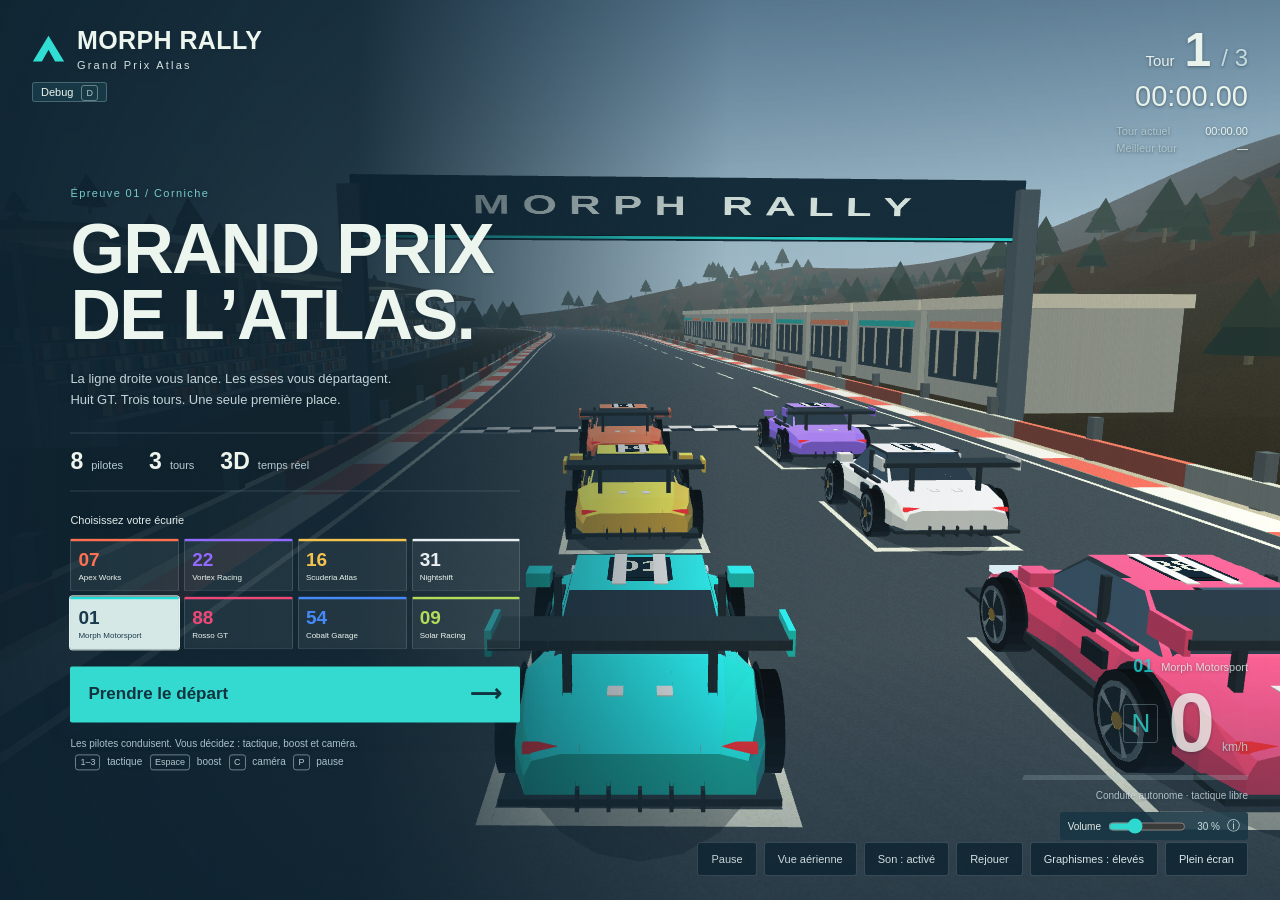
<file: index.html>
<!doctype html>
<html lang="fr">
  <head>
    <meta charset="utf-8" />
    <meta name="viewport" content="width=device-width,initial-scale=1" />
    <meta name="theme-color" content="#172e3c" />
    <meta
      name="description"
      content="Huit GT, trois tours, une route côtière. Choisissez votre pilote et vivez le Grand Prix Atlas en 3D."
    />
    <title>Morph Rally — Grand Prix Atlas</title>
    <link rel="icon" href="data:," />
    <link rel="stylesheet" href="race.css?v=review-1" />
    <script defer src="js/p5.min.js?v=atlas-2"></script>
    <script defer src="js/vehicle.js?v=atlas-2"></script>
    <script defer src="js/geometry.js?v=atlas-2"></script>
    <script defer src="js/spatialGrid.js?v=atlas-2"></script>
    <script defer src="js/path.js?v=atlas-2"></script>
    <script defer src="js/obstacle.js?v=atlas-2"></script>
    <script defer src="js/raySensor.js?v=debug-3"></script>
    <script defer src="js/raceDiagnostics.js?v=debug-3"></script>
    <script defer src="js/raceDebugRenderer.js?v=debug-3"></script>
    <script defer src="js/raceTrack.js?v=atlas-2"></script>
    <script defer src="js/racingCar.js?v=debug-3"></script>
    <script defer src="js/raceDirector.js?v=debug-3"></script>
    <script defer src="js/raceClock.js?v=atlas-2"></script>
    <script defer src="js/raceMesh.js?v=atlas-2"></script>
    <script defer src="js/raceMaterials.js?v=atlas-2"></script>
    <script defer src="js/raceRenderer3D.js?v=review-1"></script>
    <script defer src="js/engineSoundModel.js?v=audio-4"></script>
    <script defer src="js/raceAudio.js?v=nitro-1"></script>
    <script defer src="js/raceHud.js?v=review-1"></script>
    <script defer src="js/raceSketch.js?v=audio-4"></script>
  </head>
  <body>
    <main
      id="race-world"
      aria-label="Morph Rally, Grand Prix Atlas en 3D"
    ></main>
    <div id="race-ui">
      <header class="race-brand">
        <svg viewBox="0 0 40 36" aria-hidden="true">
          <path d="M1 32 20 1 39 32H28L20 18 12 32Z" />
        </svg>
        <div>
          <h1>Morph Rally</h1>
          <span>Grand Prix Atlas</span>
        </div>
      </header>
      <aside class="timing">
        <div class="lap">
          <span>Tour</span><b id="lap-number">1</b><em>/ 3</em>
        </div>
        <time id="race-time">00:00.00</time>
        <div class="split-times">
          <span>Tour actuel <b id="lap-time">00:00.00</b></span
          ><span>Meilleur tour <b id="best-time">—</b></span>
        </div>
      </aside>
      <aside class="classification">
        <div class="position">
          <b id="race-position">05</b
          ><span>/ 08<small id="leaderboard-title">Classement</small></span>
        </div>
        <div id="leaderboard-rows"></div>
      </aside>
      <div class="location">
        <span class="live-dot"></span> Circuit de la corniche <i></i> 3 tours
        <i></i> 8 pilotes
      </div>
      <div class="minimap">
        <svg
          viewBox="0 0 170 145"
          aria-label="Carte du circuit et positions des huit voitures"
          role="img"
        >
          <polyline
            id="map-line"
            fill="none"
            stroke="#d4e1e1"
            stroke-width="4"
            stroke-linejoin="round"
          />
          <g id="map-cars"></g></svg
        ><span>Atlas · 1,13 km</span>
      </div>
      <aside class="telemetry">
        <div class="driver-focus">
          <b id="focus-number">01</b
          ><span id="focus-name">Morph Motorsport</span>
        </div>
        <div class="speed">
          <span id="gear">N</span><strong id="car-speed">0</strong><em>km/h</em>
        </div>
        <div class="rev-track"><i id="speed-fill"></i></div>
        <span class="auto-label">Conduite autonome · tactique libre</span>
      </aside>
      <section class="race-controls" aria-label="Tactique de votre voiture">
        <div class="tactics" role="group" aria-label="Choisir la tactique">
          <button data-strategy="safe" aria-pressed="false">
            <kbd>1</kbd> Prudent</button
          ><button data-strategy="balanced" aria-pressed="true">
            <kbd>2</kbd> Équilibré</button
          ><button data-strategy="attack" aria-pressed="false">
            <kbd>3</kbd> Attaque
          </button>
        </div>
        <button id="boost-race">
          <span
            ><b>Boost</b><kbd>Espace</kbd><em id="boost-percent">100%</em></span
          ><i class="energy-track"><i id="energy-fill"></i></i>
        </button>
      </section>
      <nav class="utility" aria-label="Commandes de course">
        <button id="pause-race" title="P : pause">Pause</button
        ><button id="camera-race" title="C : caméra">Vue aérienne</button
        ><button id="audio-race" aria-pressed="true">Son : activé</button
        ><button id="restart-race" title="R : rejouer">Rejouer</button
        ><button id="quality-race">Graphismes : élevés</button
        ><button id="fullscreen-race">Plein écran</button>
      </nav>
      <div class="audio-volume">
        <label for="audio-volume">Volume</label
        ><input
          id="audio-volume"
          type="range"
          min="0"
          max="100"
          step="1"
          value="30"
          aria-valuetext="30 %"
        /><output id="audio-volume-value" for="audio-volume">30 %</output
        ><a
          href="audio-credits.html"
          target="_blank"
          rel="noopener"
          title="Moteur enregistré par qubodup, CC BY 3.0"
          aria-label="Crédits du son moteur"
          >ⓘ</a
        >
      </div>
      <button
        id="debug-race"
        class="debug-toggle"
        aria-pressed="false"
        aria-controls="debug-inspector"
        title="D : afficher le débogage"
      >
        Debug <kbd>D</kbd>
      </button>
      <aside
        id="debug-inspector"
        class="debug-inspector"
        aria-label="Diagnostic de la voiture sélectionnée"
        hidden
      >
        <div class="debug-heading">
          <h2>Diagnostic <span id="debug-car-number">01</span></h2>
          <button id="debug-close" aria-label="Fermer le débogage">×</button>
        </div>
        <p id="debug-car-name" class="debug-car-name">Morph Motorsport</p>
        <div class="debug-step-row">
          <span id="debug-step-label">Pas 0</span
          ><button id="debug-step" disabled>Un pas</button>
        </div>
        <div class="debug-layers" role="group" aria-label="Couches de débogage">
          <button data-debug-layer="sensors" aria-pressed="true">Sondes</button
          ><button data-debug-layer="forces" aria-pressed="true">Forces</button
          ><button data-debug-layer="anticipation" aria-pressed="true">
            Anticipation</button
          ><button data-debug-layer="path" aria-pressed="true">Ligne</button>
        </div>
        <div class="debug-section-title">
          <b>Murs · 5 sondes / 120°</b><span>Portée 150 u</span>
        </div>
        <div id="debug-sensors" class="debug-sensors"></div>
        <p id="debug-decision" class="debug-decision">
          En attente du premier pas
        </p>
        <div class="debug-section-title">
          <b>Forces calculées</b><span>Budget 0,420</span>
        </div>
        <div id="debug-forces" class="debug-forces"></div>
        <p class="debug-force-note">
          Demandes avant priorité ; total appliqué.<br />Flèches agrandies,
          longueur plafonnée à 120 u.
        </p>
        <dl class="debug-facts">
          <div>
            <dt>Vitesse / cible</dt>
            <dd id="debug-speed">—</dd>
          </div>
          <div>
            <dt>Marge au mur</dt>
            <dd id="debug-wall">—</dd>
          </div>
          <div>
            <dt>Voisins / risques</dt>
            <dd id="debug-neighbors">—</dd>
          </div>
          <div>
            <dt>Ligne / cible</dt>
            <dd id="debug-lane">—</dd>
          </div>
        </dl>
        <p class="debug-caption">
          Sondes de diagnostic, sans commande neuronale.<br />Bleu : vitesse ·
          orange : projection à 12 pas.
        </p>
      </aside>
      <div id="race-announcement" role="status" aria-live="polite" hidden></div>
      <section id="garage" aria-labelledby="garage-title">
        <div class="garage-copy">
          <span class="event-tag">Épreuve 01 / Corniche</span>
          <h2 id="garage-title">Grand Prix<br />de l’Atlas.</h2>
          <p>
            La ligne droite vous lance. Les esses vous départagent.<br />Huit
            GT. Trois tours. Une seule première place.
          </p>
          <div class="race-specs">
            <span><b>8</b> pilotes</span><span><b>3</b> tours</span
            ><span><b>3D</b> temps réel</span>
          </div>
          <p class="choose-label">Choisissez votre écurie</p>
          <div id="garage-cars"></div>
          <button id="start-race">Prendre le départ <span>⟶</span></button>
          <p class="garage-help">
            Les pilotes conduisent. Vous décidez : tactique, boost et caméra.<br /><kbd
              >1–3</kbd
            >
            tactique <kbd>Espace</kbd> boost <kbd>C</kbd> caméra
            <kbd>P</kbd> pause
          </p>
        </div>
      </section>
      <section id="results" aria-labelledby="results-title" hidden>
        <div class="results-sheet">
          <span class="event-tag">Drapeau à damier / Grand Prix Atlas</span>
          <h2 id="results-title">La course est jouée.</h2>
          <p id="results-summary"></p>
          <table>
            <thead>
              <tr>
                <th>Pos.</th>
                <th>Pilote / Écurie</th>
                <th>Temps total</th>
                <th>Meilleur tour</th>
              </tr>
            </thead>
            <tbody id="results-body"></tbody>
          </table>
          <button id="results-replay">
            Rejouer le Grand Prix <span>⟶</span>
          </button>
        </div>
      </section>
      <div id="loading-race">Préparation du Grand Prix…</div>
    </div>
    <noscript>Activez JavaScript pour lancer Morph Rally.</noscript>
  </body>
</html>
</file>
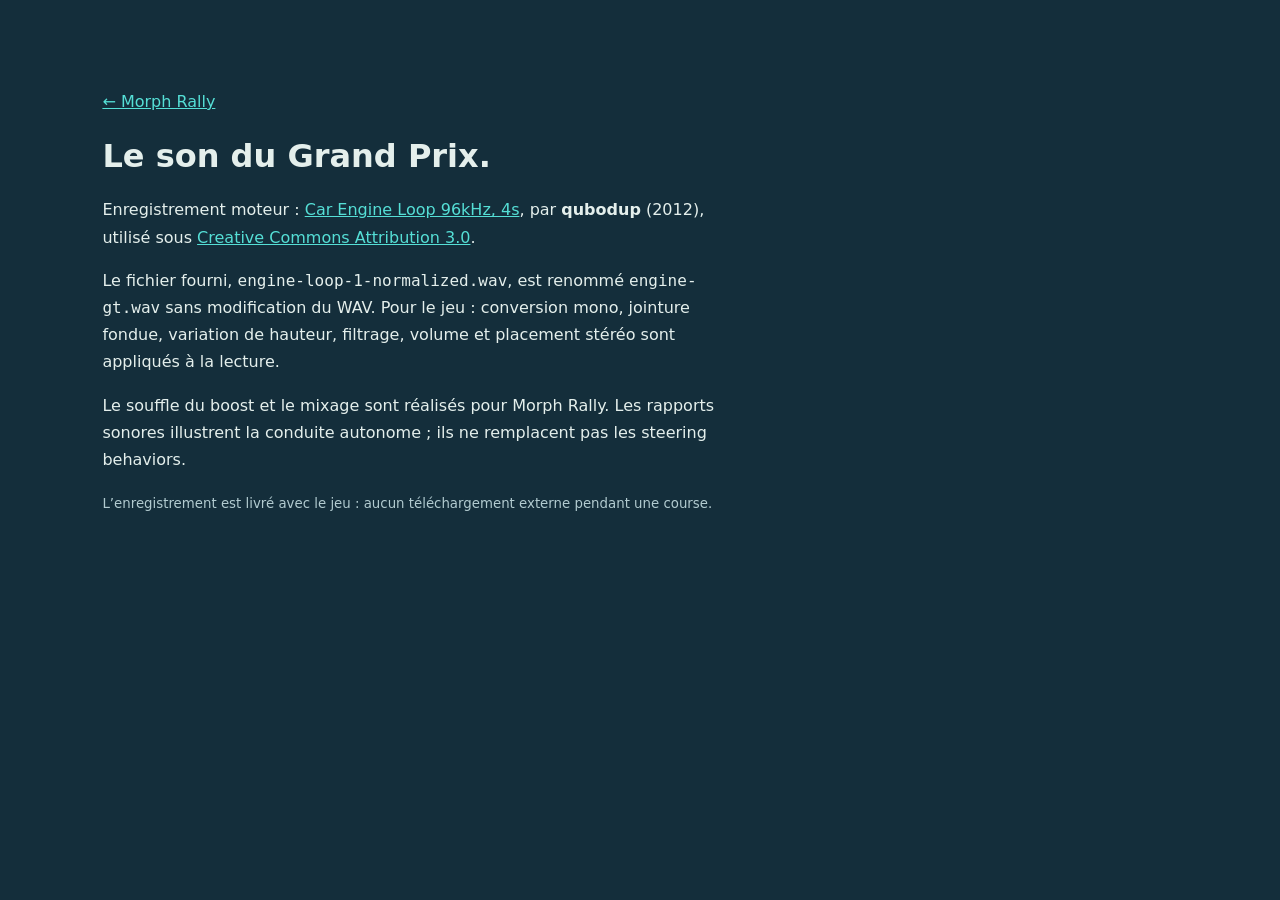
<file: audio-credits.html>
<!doctype html>
<html lang="fr">
  <head>
    <meta charset="utf-8" />
    <meta name="viewport" content="width=device-width,initial-scale=1" />
    <title>Morph Rally · Crédits son</title>
    <link rel="icon" href="data:," />
    <style>
      body {
        font:
          16px/1.7 system-ui,
          sans-serif;
        color: #e4efec;
        background: #142e3b;
        margin: 0;
        padding: 8vh 8vw;
      }
      main {
        max-width: 650px;
      }
      h1 {
        line-height: 1.2;
      }
      a {
        color: #55dfd6;
      }
      small {
        color: #b2cbd0;
      }
    </style>
  </head>
  <body>
    <main>
      <p><a href="index.html">← Morph Rally</a></p>
      <h1>Le son du Grand Prix.</h1>
      <p>
        Enregistrement moteur :
        <a href="https://opengameart.org/content/car-engine-loop-96khz-4s"
          >Car Engine Loop 96kHz, 4s</a
        >, par <strong>qubodup</strong> (2012), utilisé sous
        <a href="https://creativecommons.org/licenses/by/3.0/"
          >Creative Commons Attribution 3.0</a
        >.
      </p>
      <p>
        Le fichier fourni, <code>engine-loop-1-normalized.wav</code>, est
        renommé <code>engine-gt.wav</code> sans modification du WAV. Pour le jeu
        : conversion mono, jointure fondue, variation de hauteur, filtrage,
        volume et placement stéréo sont appliqués à la lecture.
      </p>
      <p>
        Le souffle du boost et le mixage sont réalisés pour Morph Rally. Les
        rapports sonores illustrent la conduite autonome ; ils ne remplacent pas
        les steering behaviors.
      </p>
      <small
        >L’enregistrement est livré avec le jeu : aucun téléchargement externe
        pendant une course.</small
      >
    </main>
  </body>
</html>
</file>
<file: race.css>
@charset "UTF-8";
:root {
  color-scheme: dark;
  --ink: #edf5ef;
  --muted: #b4c9ce;
  --panel: rgba(17, 37, 49, 0.88);
  --cyan: #30ded3;
  --sun: #ff8868;
  font-family: "Bahnschrift", "Arial Narrow", Arial, sans-serif;
}
* {
  box-sizing: border-box;
}
html,
body {
  margin: 0;
  width: 100%;
  height: 100%;
  overflow: hidden;
  background: #a8c3d1;
}
button,
a {
  -webkit-tap-highlight-color: transparent;
}
button {
  font: inherit;
  color: inherit;
  cursor: pointer;
}
button:disabled {
  cursor: default;
  opacity: 0.55;
}
button:focus-visible,
a:focus-visible {
  outline: 3px solid #fff;
  outline-offset: 4px;
}
button:hover:not(:disabled) {
  filter: brightness(1.16);
}
[hidden] {
  display: none !important;
}
#race-world,
#race-world canvas,
#race-ui {
  position: fixed;
  inset: 0;
  width: 100%;
  height: 100%;
  display: block;
}
#race-ui {
  pointer-events: none;
  color: var(--ink);
  text-shadow: 0 1px 3px #152c3880;
  background: linear-gradient(
    180deg,
    #102b3e60 0,
    transparent 25%,
    transparent 72%,
    #10263870 100%
  );
}
button,
a,
.classification,
.garage-copy,
.results-sheet {
  pointer-events: auto;
}
h1,
h2,
p {
  margin: 0;
}
button {
  border: 0;
}
kbd {
  font: inherit;
  font-size: 10px;
  color: #b3c9ce;
  border: 1px solid #69818a;
  border-radius: 3px;
  padding: 2px 4px;
}
.race-brand {
  position: absolute;
  left: 32px;
  top: 26px;
  display: flex;
  gap: 12px;
  align-items: center;
}
.race-brand svg {
  width: 33px;
  fill: var(--cyan);
}
.race-brand h1 {
  font-weight: 800;
  font-stretch: condensed;
  font-size: 25px;
  letter-spacing: 0.4px;
  text-transform: uppercase;
}
.race-brand span {
  font-size: 11px;
  letter-spacing: 2.2px;
  color: #d5e2e3;
}
.location {
  position: absolute;
  top: 35px;
  left: 50%;
  transform: translateX(-50%);
  font-size: 12px;
  display: flex;
  gap: 12px;
  align-items: center;
  white-space: nowrap;
}
.location i {
  height: 3px;
  width: 3px;
  background: #c3d8dd;
  border-radius: 50%;
}
.live-dot {
  width: 6px;
  height: 6px;
  background: var(--cyan);
  border-radius: 50%;
  box-shadow: 0 0 8px #30ded380;
}
.timing {
  position: absolute;
  right: 32px;
  top: 26px;
  text-align: right;
}
.lap {
  display: flex;
  align-items: baseline;
  justify-content: flex-end;
  gap: 10px;
}
.lap span {
  font-size: 15px;
}
.lap b {
  font-size: 48px;
  line-height: 1;
  font-weight: 750;
}
.lap em {
  font-size: 24px;
  font-style: normal;
  color: #c6dbdf;
}
.timing > time {
  display: block;
  font-size: 29px;
  font-variant-numeric: tabular-nums;
  margin-top: 6px;
}
.split-times {
  margin-top: 12px;
  display: flex;
  flex-direction: column;
  gap: 5px;
  font-size: 11px;
}
.split-times span {
  display: flex;
  justify-content: space-between;
  gap: 35px;
  color: var(--muted);
}
.split-times b {
  font-weight: 500;
  color: #edf5ef;
  font-variant-numeric: tabular-nums;
}
.classification {
  position: absolute;
  left: 32px;
  top: 110px;
  width: 210px;
}
.position {
  display: flex;
  gap: 9px;
  align-items: center;
  margin-bottom: 16px;
}
.position > b {
  font-size: 68px;
  line-height: 0.9;
  font-weight: 700;
  font-variant-numeric: tabular-nums;
}
.position > span {
  font-size: 20px;
  color: #d5e1e2;
}
.position small {
  display: block;
  font-size: 11px;
  margin-top: 3px;
  color: #b4c9ce;
}
.standing {
  display: flex;
  align-items: center;
  gap: 8px;
  background: rgba(19, 40, 53, 0.7);
  width: 100%;
  height: 32px;
  border-bottom: 1px solid #a3c3ce14;
  text-align: left;
  padding: 0 9px;
  font-size: 12px;
}
.standing b {
  width: 17px;
  font-variant-numeric: tabular-nums;
  font-weight: 500;
}
.standing i {
  width: 3px;
  height: 13px;
  background: var(--car);
}
.standing span {
  flex: 1;
}
.standing em {
  font-style: normal;
  font-size: 10px;
  font-variant-numeric: tabular-nums;
  color: #c2d4d8;
}
.standing.selected {
  background: #d3ede9;
  color: #173444;
  text-shadow: none;
}
.standing.selected em {
  color: #305566;
}
#leaderboard-rows {
  display: flex;
  flex-direction: column;
}
.minimap {
  position: absolute;
  left: 31px;
  bottom: 90px;
  width: 175px;
}
.minimap svg {
  width: 100%;
  filter: drop-shadow(0 2px 3px #24374280);
}
.minimap span {
  display: block;
  text-align: center;
  font-size: 10px;
  color: #d9e7e8;
  margin-top: -12px;
}
.minimap circle {
  stroke: #19394c;
  stroke-width: 1;
}
.telemetry {
  position: absolute;
  right: 32px;
  bottom: 99px;
  width: 225px;
  text-align: right;
}
.driver-focus {
  display: flex;
  align-items: center;
  justify-content: flex-end;
  gap: 8px;
  font-size: 11px;
}
.driver-focus b {
  font-size: 18px;
}
.speed {
  display: flex;
  align-items: baseline;
  justify-content: flex-end;
  gap: 10px;
  margin-top: 6px;
}
.speed strong {
  font-size: 84px;
  font-weight: 650;
  line-height: 0.95;
  letter-spacing: -3px;
  font-variant-numeric: tabular-nums;
}
.speed > span {
  font-size: 26px;
  color: var(--cyan);
  border: 1px solid #b1d8db66;
  min-width: 35px;
  text-align: center;
  align-self: center;
  border-radius: 3px;
  padding: 3px;
}
.speed em {
  font-size: 12px;
  font-style: normal;
  color: #c6d9df;
}
.rev-track {
  height: 5px;
  background: #b8d5da45;
  margin-top: 12px;
  transform: skewX(-20deg);
  overflow: hidden;
}
.rev-track i {
  display: block;
  height: 100%;
  width: 0;
  background: linear-gradient(90deg, #30ded3, #eecc63, #ff7955);
}
.auto-label {
  font-size: 10px;
  color: #d5e4e7;
  display: block;
  margin-top: 10px;
}
.race-controls {
  position: absolute;
  bottom: 91px;
  left: 50%;
  transform: translateX(-50%);
  display: flex;
  flex-direction: column;
  align-items: center;
  gap: 9px;
}
.tactics {
  display: flex;
  background: var(--panel);
  padding: 4px;
  border: 1px solid #bfd5db2a;
  border-radius: 5px;
}
.tactics button {
  background: transparent;
  padding: 10px 12px;
  font-size: 12px;
  color: #c1d2d7;
  border-radius: 2px;
}
.tactics kbd {
  font-size: 9px;
  margin-right: 4px;
}
.tactics button[aria-pressed="true"] {
  background: #dbede9;
  color: #1e3b4c;
  text-shadow: none;
}
.tactics button[aria-pressed="true"] kbd {
  color: #365563;
  border-color: #36556366;
}
#boost-race {
  padding: 8px 13px 7px;
  min-width: 224px;
  background: rgba(20, 44, 57, 0.92);
  border: 1px solid #37d8cc90;
  border-radius: 4px;
}
#boost-race > span {
  display: flex;
  gap: 14px;
  align-items: center;
}
#boost-race b {
  font-size: 14px;
  color: var(--cyan);
}
#boost-race em {
  font-size: 11px;
  font-style: normal;
  margin-left: auto;
}
.energy-track {
  display: block;
  background: #d3f7ef22;
  height: 3px;
  margin-top: 8px;
}
.energy-track i {
  display: block;
  height: 100%;
  background: var(--cyan);
  width: 100%;
}
#boost-race.active {
  background: #147f8c;
}
.utility {
  position: absolute;
  left: 32px;
  right: 32px;
  bottom: 24px;
  display: flex;
  justify-content: center;
  gap: 7px;
}
.utility button,
.utility a {
  color: #dfebed;
  background: rgba(18, 39, 52, 0.88);
  border: 1px solid #b3cbd13a;
  text-decoration: none;
  padding: 10px 13px;
  font-size: 11px;
  border-radius: 3px;
}
.utility a {
  color: #9db7c0;
  margin-left: 10px;
}
#race-announcement {
  position: absolute;
  top: 19%;
  left: 50%;
  transform: translateX(-50%);
  background: #173545df;
  padding: 12px 22px;
  border-left: 3px solid var(--cyan);
  font-size: 17px;
  max-width: 65%;
  text-align: center;
}
#race-announcement.countdown {
  top: 34%;
  font-size: 98px;
  background: transparent;
  border: 0;
  font-weight: 800;
  text-shadow: 0 2px 30px #152a3c88;
}
#garage {
  position: absolute;
  inset: 0;
  background: linear-gradient(
    90deg,
    rgba(13, 34, 47, 0.97),
    rgba(13, 34, 47, 0.87) 28%,
    rgba(13, 34, 47, 0.1) 57%,
    transparent 100%
  );
}
.garage-copy {
  position: absolute;
  left: 5.5%;
  top: 50%;
  transform: translateY(-45%);
  width: 450px;
  max-width: 44vw;
}
.event-tag {
  display: block;
  color: #76c9ca;
  font-size: 11px;
  letter-spacing: 1.4px;
}
.garage-copy h2 {
  font-size: 70px;
  font-weight: 800;
  line-height: 0.94;
  text-transform: uppercase;
  letter-spacing: -1.7px;
  margin: 18px 0 19px;
}
.garage-copy > p {
  font-family: Arial, sans-serif;
  line-height: 1.65;
  color: #c3d3d8;
  font-size: 13px;
}
.race-specs {
  display: flex;
  gap: 26px;
  margin-top: 22px;
  padding: 15px 0;
  border-top: 1px solid #c4dbe12b;
  border-bottom: 1px solid #c4dbe12b;
}
.race-specs span {
  font-size: 11px;
  color: #b5cbd2;
}
.race-specs b {
  font-size: 23px;
  margin-right: 5px;
  color: #eff5ed;
  font-weight: 600;
}
.garage-copy .choose-label {
  font-size: 11px;
  color: #e2ebeb;
  margin-top: 20px;
  margin-bottom: 8px;
}
#garage-cars {
  display: grid;
  grid-template-columns: repeat(4, 1fr);
  gap: 5px;
}
#garage-cars button {
  background: #b7cbd016;
  border: 1px solid #b7cbd031;
  border-top: 3px solid var(--car);
  text-align: left;
  padding: 8px 7px;
  border-radius: 2px;
}
#garage-cars span {
  font-size: 19px;
  display: block;
  color: var(--car);
  font-weight: 650;
}
#garage-cars b {
  font-size: 8px;
  font-weight: 400;
  display: block;
  margin-top: 2px;
  white-space: nowrap;
}
#garage-cars button[aria-pressed="true"] {
  background: #d6e8e6;
  color: #19394c;
  outline: 1px solid #e1f4ed;
}
#garage-cars button[aria-pressed="true"] span {
  color: #19394c;
}
#start-race,
#results-replay {
  display: flex;
  justify-content: space-between;
  align-items: center;
  width: 100%;
  margin-top: 17px;
  background: #34d9d0;
  color: #10333f;
  padding: 15px 18px;
  font-size: 17px;
  font-weight: 650;
  border-radius: 2px;
  box-shadow: 0 4px 25px #152e3c40;
}
#start-race span,
#results-replay span {
  font-size: 22px;
}
.garage-copy .garage-help {
  font-size: 10px;
  margin-top: 13px;
  line-height: 1.8;
  color: #a9c2c9;
}
.garage-help kbd {
  font-size: 9px;
  margin-right: 4px;
  margin-left: 5px;
}
.garage-help kbd:first-child {
  margin-left: 0;
}
.in-garage .classification,
.in-garage .race-controls,
.in-garage .minimap {
  visibility: hidden;
}
.in-garage .location {
  display: none;
}
.in-garage .utility {
  justify-content: flex-end;
}
.in-garage .telemetry {
  opacity: 0.8;
}
#results {
  position: absolute;
  inset: 0;
  background: #112b3ad9;
  display: grid;
  place-items: center;
  backdrop-filter: blur(8px);
}
.results-sheet {
  width: 600px;
  max-width: 92vw;
  background: #173746;
  padding: 30px 35px;
  box-shadow: 0 20px 120px #0f202c80;
}
.results-sheet h2 {
  font-size: 40px;
  margin: 12px 0 9px;
  letter-spacing: -1px;
}
.results-sheet > p {
  color: #b6d8da;
  font-size: 14px;
}
table {
  border-collapse: collapse;
  width: 100%;
  margin-top: 24px;
  font-size: 12px;
  text-align: left;
}
th {
  font-weight: 400;
  color: #92afb9;
  padding: 8px 6px;
  border-bottom: 1px solid #aac7ce44;
  font-size: 10px;
}
td {
  padding: 9px 6px;
  border-bottom: 1px solid #aac7ce20;
  font-variant-numeric: tabular-nums;
}
td i {
  display: inline-block;
  width: 3px;
  height: 12px;
  margin-right: 8px;
}
td small {
  display: block;
  font-size: 9px;
  color: #a6c0c8;
  margin-left: 11px;
  margin-top: 3px;
}
tr.you {
  background: #32616b;
}
.results-sheet #results-replay {
  margin-top: 22px;
}
#loading-race {
  position: absolute;
  inset: 0;
  background: #172e3c;
  display: grid;
  place-items: center;
  color: #bfe4e3;
  font-size: 18px;
  z-index: 20;
  padding: 40px;
  text-align: center;
}
.in-garage .race-brand {
  z-index: 2;
}
@media (min-width: 1700px) {
  .garage-copy {
    max-width: 480px;
    width: 480px;
  }
  .garage-copy h2 {
    font-size: 84px;
  }
  .garage-copy > p {
    font-size: 14px;
  }
  .garage-copy .garage-help {
    font-size: 11px;
  }
  .classification {
    width: 230px;
  }
  .standing {
    height: 36px;
    font-size: 13px;
  }
}
@media (max-width: 1050px) {
  .race-brand {
    left: 22px;
    top: 20px;
  }
  .race-brand h1 {
    font-size: 21px;
  }
  .race-brand span {
    font-size: 9px;
  }
  .timing {
    right: 22px;
    top: 20px;
  }
  .location {
    font-size: 10px;
    top: 28px;
  }
  .classification {
    left: 22px;
    width: 175px;
    top: 100px;
  }
  .standing {
    height: 28px;
    font-size: 11px;
  }
  .position > b {
    font-size: 53px;
  }
  .position {
    margin-bottom: 11px;
  }
  .telemetry {
    right: 22px;
    width: 190px;
    bottom: 88px;
  }
  .speed strong {
    font-size: 66px;
  }
  .minimap {
    left: 18px;
    width: 145px;
    bottom: 83px;
  }
  .race-controls {
    bottom: 85px;
  }
  .tactics button {
    padding: 9px 8px;
    font-size: 11px;
  }
  .tactics kbd {
    display: none;
  }
  .utility {
    left: 16px;
    right: 16px;
    gap: 4px;
    bottom: 18px;
  }
  .utility button,
  .utility a {
    padding: 8px 9px;
    font-size: 10px;
  }
  .garage-copy {
    left: 4%;
    max-width: 48vw;
    width: 420px;
  }
  .garage-copy h2 {
    font-size: 55px;
    margin: 12px 0 15px;
  }
  .garage-copy > p {
    font-size: 11px;
  }
  .race-specs {
    margin-top: 14px;
    padding: 10px 0;
  }
  .garage-copy .choose-label {
    margin-top: 13px;
  }
  #garage-cars button {
    padding: 6px 5px;
  }
  #garage-cars b {
    font-size: 7px;
  }
  .garage-copy .garage-help {
    font-size: 9px;
  }
  .garage-copy {
    transform: translateY(-43%);
  }
  #start-race {
    padding: 11px 14px;
    font-size: 15px;
  }
}
@media (max-height: 680px) {
  .garage-copy h2 {
    font-size: 44px;
    margin: 9px 0 10px;
  }
  .garage-copy > p {
    font-size: 11px;
  }
  .race-specs {
    margin-top: 9px;
    padding: 7px 0;
  }
  .race-specs b {
    font-size: 18px;
  }
  .garage-copy .choose-label {
    margin: 9px 0 6px;
  }
  #garage-cars button {
    padding: 4px 6px;
  }
  #garage-cars span {
    font-size: 16px;
  }
  #garage-cars b {
    font-size: 7px;
  }
  #start-race {
    margin-top: 12px;
    padding: 10px 14px;
  }
  .garage-copy .garage-help {
    font-size: 8px;
    margin-top: 9px;
  }
  .garage-copy {
    transform: translateY(-43%);
  }
  .standing {
    height: 24px;
  }
  .position > b {
    font-size: 44px;
  }
  .classification {
    top: 97px;
  }
  .minimap {
    width: 120px;
    bottom: 69px;
  }
  .telemetry {
    bottom: 80px;
  }
  .speed strong {
    font-size: 59px;
  }
  .race-controls {
    bottom: 78px;
  }
  .tactics button {
    padding: 7px 9px;
  }
  .timing > time {
    font-size: 24px;
  }
  .lap b {
    font-size: 37px;
  }
  .split-times {
    gap: 3px;
    font-size: 10px;
    margin-top: 7px;
  }
  .results-sheet {
    padding: 20px 28px;
  }
  .results-sheet h2 {
    font-size: 28px;
    margin: 8px 0;
  }
  .results-sheet table {
    margin-top: 12px;
  }
  .results-sheet td {
    padding: 5px 6px;
  }
  .results-sheet #results-replay {
    margin-top: 16px;
    padding: 12px;
  }
}
@media (max-width: 650px) {
  .race-brand {
    left: 14px;
    top: 16px;
    gap: 6px;
  }
  .race-brand h1 {
    font-size: 16px;
  }
  .race-brand svg {
    width: 23px;
  }
  .race-brand span {
    font-size: 8px;
    letter-spacing: 1px;
  }
  .location {
    display: none;
  }
  .timing {
    right: 14px;
    top: 17px;
  }
  .lap span {
    font-size: 11px;
  }
  .lap b {
    font-size: 31px;
  }
  .lap em {
    font-size: 18px;
  }
  .timing > time {
    font-size: 21px;
  }
  .split-times {
    display: none;
  }
  .classification {
    left: 14px;
    width: 145px;
    top: 86px;
  }
  .standing {
    height: 25px;
    font-size: 10px;
  }
  .standing em {
    font-size: 8px;
  }
  .position > b {
    font-size: 43px;
  }
  .position > span {
    font-size: 15px;
  }
  .position small {
    font-size: 9px;
  }
  .minimap {
    left: 10px;
    width: 105px;
    bottom: 145px;
  }
  .telemetry {
    right: 14px;
    bottom: 151px;
    width: 166px;
  }
  .speed strong {
    font-size: 58px;
  }
  .speed {
    gap: 6px;
  }
  .speed > span {
    font-size: 20px;
    min-width: 28px;
  }
  .auto-label {
    font-size: 8px;
  }
  .race-controls {
    bottom: 63px;
  }
  .tactics button {
    padding: 8px 12px;
    font-size: 10px;
  }
  #boost-race {
    padding: 7px 10px;
    min-width: 205px;
  }
  #boost-race > span {
    font-size: 11px;
  }
  #boost-race b {
    font-size: 12px;
  }
  .utility {
    left: 10px;
    right: 10px;
    bottom: 12px;
    gap: 4px;
    flex-wrap: wrap;
  }
  .utility button,
  .utility a {
    font-size: 9px;
    padding: 6px 8px;
  }
  #quality-race,
  #fullscreen-race {
    display: none;
  }
  .utility a {
    margin-left: 0;
  }
  .garage-copy {
    left: 6%;
    width: 88%;
    max-width: 88%;
    top: 49%;
    transform: translateY(-44%);
  }
  #garage {
    background: #102c3bd9;
  }
  .garage-copy h2 {
    font-size: 55px;
  }
  .garage-copy .garage-help {
    font-size: 9px;
  }
  .garage-copy > p {
    font-size: 12px;
  }
  .garage-copy .choose-label {
    font-size: 11px;
  }
  #garage-cars b {
    font-size: 8px;
  }
  #garage-cars button {
    padding: 7px 6px;
  }
  .in-garage .telemetry {
    visibility: hidden;
  }
  .in-garage .utility {
    justify-content: center;
  }
  .results-sheet {
    padding: 24px 20px;
  }
  .results-sheet h2 {
    font-size: 29px;
  }
  td {
    padding: 8px 4px;
  }
  #race-announcement {
    top: 18%;
    font-size: 12px;
    max-width: 75%;
    width: max-content;
  }
  #race-announcement:not(.countdown) {
    top: 112px;
    left: auto;
    right: 14px;
    transform: none;
    max-width: calc(100% - 185px);
  }
  .debug-mode #race-announcement:not(.countdown) {
    visibility: hidden;
  }
}
@media (prefers-reduced-motion: reduce) {
  * {
    scroll-behavior: auto;
  }
}
.audio-volume {
  position: absolute;
  right: 32px;
  bottom: 60px;
  display: flex;
  align-items: center;
  gap: 7px;
  padding: 5px 8px;
  border-radius: 3px;
  background: #173545d9;
  font-size: 10px;
  pointer-events: auto;
  text-shadow: none;
}
.audio-volume input {
  width: 78px;
  height: 15px;
  margin: 0;
  accent-color: var(--cyan);
  cursor: pointer;
}
.audio-volume input:focus-visible {
  outline: 2px solid #fff;
  outline-offset: 3px;
}
.audio-volume output {
  min-width: 27px;
  text-align: right;
  color: #c8e2e3;
  font-variant-numeric: tabular-nums;
}
.audio-volume a {
  font-size: 13px;
  color: #c8e2e3;
  text-decoration: none;
}
@media (max-width: 1050px) {
  .audio-volume {
    right: 22px;
  }
}
@media (max-height: 680px) {
  .audio-volume { bottom: 50px; }
}
@media (max-width: 650px) {
  .audio-volume {
    right: 14px;
    bottom: 38px;
    font-size: 9px;
    padding: 3px 6px;
    gap: 5px;
  }
  .audio-volume input {
    width: 64px;
  }
}
@media (max-width: 650px) {
  .minimap {
    bottom: 160px;
  }
  .telemetry {
    bottom: 166px;
  }
}

/* Débogage : télémétrie de la sélection, la scène reste visible au centre. */
.debug-toggle {
  position: absolute;
  left: 32px;
  top: 82px;
  z-index: 4;
  background: #193c4bd9;
  border: 1px solid #95b9c65e;
  border-radius: 3px;
  padding: 3px 8px;
  font-size: 11px;
}
.debug-toggle kbd {
  margin-left: 5px;
  font-size: 9px;
}
.debug-toggle[aria-pressed="true"] {
  color: #143641;
  background: #a5eee4;
  border-color: #d4f4eb;
  text-shadow: none;
}
.debug-inspector {
  position: absolute;
  right: 32px;
  top: 181px;
  width: 286px;
  max-height: calc(100% - 266px);
  overflow: auto;
  padding: 12px 14px;
  background: #112f3ef2;
  border: 1px solid #9bbdc64d;
  border-top: 2px solid #4ee8e1;
  box-shadow: 0 7px 25px #122a3b40;
  z-index: 4;
  pointer-events: auto;
  border-radius: 4px;
  text-shadow: none;
}
.debug-heading {
  display: flex;
  align-items: center;
  justify-content: space-between;
  gap: 10px;
}
.debug-heading h2 {
  font-size: 14px;
  font-weight: 650;
  margin: 0;
}
.debug-heading h2 span {
  color: #62e6dc;
  margin-left: 6px;
}
.debug-heading button {
  background: transparent;
  font-size: 21px;
  line-height: 19px;
  color: #b5d0d7;
  padding: 0 3px;
}
.debug-car-name {
  color: #afcad1;
  font-size: 10px;
  margin: 3px 0 9px;
}
.debug-layers {
  display: grid;
  grid-template-columns: repeat(4, 1fr);
  gap: 4px;
  margin-bottom: 12px;
}
.debug-layers button {
  padding: 5px 2px;
  border-radius: 2px;
  background: #a0c3d012;
  border: 1px solid #afcbd729;
  color: #9ebbc5;
  font-size: 9px;
}
.debug-layers button[aria-pressed="true"] {
  color: #d5f2ed;
  background: #3d767c60;
  border-color: #77c3c480;
}
.debug-section-title {
  display: flex;
  justify-content: space-between;
  align-items: center;
  color: #b1cbd2;
  font-size: 9px;
  margin: 8px 0 6px;
}
.debug-section-title b {
  font-weight: 500;
  color: #e0ebeb;
}
.debug-section-title span {
  font-variant-numeric: tabular-nums;
}
.debug-sensors {
  display: grid;
  grid-template-columns: repeat(5, 1fr);
  gap: 7px;
}
.debug-sensor {
  text-align: center;
  font-size: 9px;
  font-variant-numeric: tabular-nums;
  color: #b1cbd2;
}
.debug-sensor-track {
  height: 28px;
  background: #82a4b017;
  border-bottom: 1px solid #60d7d790;
  position: relative;
  margin: 4px 0;
}
.debug-sensor-track i {
  position: absolute;
  left: 18%;
  width: 64%;
  bottom: 0;
  background: #4ee8e1;
  height: 0;
}
.debug-sensor b {
  font-size: 10px;
  font-weight: 500;
  color: #b1efea;
}
.debug-sensor[data-hit="true"] .debug-sensor-track i {
  background: #ffd07c;
}
.debug-sensor[data-hit="true"] b {
  color: #ffd07c;
}
.debug-sensor[data-danger="true"] .debug-sensor-track i {
  background: #ff7969;
}
.debug-sensor[data-danger="true"] b {
  color: #ff9f8a;
}
.debug-decision {
  font-size: 11px;
  margin: 10px 0 9px;
  padding: 6px 7px;
  color: #def3df;
  background: #7ea28a18;
  border-left: 2px solid #c6f58b;
}
.debug-forces {
  display: flex;
  flex-direction: column;
  gap: 5px;
}
.debug-forces > div {
  display: grid;
  grid-template-columns: 89px 1fr 36px;
  align-items: center;
  gap: 8px;
  font-size: 10px;
}
.debug-forces span {
  color: var(--force);
}
.debug-forces > div > i {
  display: block;
  background: #b3ced71f;
  height: 4px;
  border-radius: 1px;
}
.debug-forces i > i {
  display: block;
  height: 100%;
  background: var(--force);
  width: 0;
}
.debug-forces b {
  font-variant-numeric: tabular-nums;
  text-align: right;
  font-weight: 400;
}
.debug-force-note {
  color: #a1bdc6;
  font-size: 12px;
  line-height: 1.45;
  margin: 7px 0 9px;
}
.debug-facts {
  display: grid;
  grid-template-columns: 1fr 1fr;
  gap: 9px 12px;
  margin: 0;
  padding-top: 9px;
  border-top: 1px solid #adc9d227;
}
.debug-facts dt {
  font-size: 9px;
  color: #9ebdc8;
}
.debug-facts dd {
  font-size: 11px;
  margin: 3px 0 0;
  color: #edf4ec;
  font-variant-numeric: tabular-nums;
}
.debug-step-row {
  display: flex;
  align-items: center;
  justify-content: space-between;
  margin-top: 11px;
  gap: 10px;
}
.debug-step-row span {
  color: #b1ccd4;
  font-size: 9px;
}
.debug-step-row button {
  background: #3f737b;
  color: #ecf4ef;
  border: 1px solid #9bc8ce66;
  border-radius: 3px;
  padding: 5px 11px;
  font-size: 10px;
}
.debug-caption {
  font-size: 12px;
  line-height: 1.5;
  color: #9dbbc5;
  margin: 9px 0 0;
}
.debug-mode .telemetry {
  visibility: hidden;
}
.debug-inspector {
  width: 330px;
  padding: 14px 16px;
}
.debug-heading h2 {
  font-size: 16px;
}
.debug-car-name {
  font-size: 11px;
}
.debug-layers button {
  font-size: 10px;
  padding: 6px 2px;
}
.debug-section-title {
  font-size: 11px;
}
.debug-sensor {
  font-size: 10px;
}
.debug-sensor b {
  font-size: 12px;
}
.debug-decision {
  font-size: 12px;
}
.debug-forces > div {
  font-size: 11px;
  grid-template-columns: 100px 1fr 40px;
}
.debug-facts dt {
  font-size: 10px;
}
.debug-facts dd {
  font-size: 13px;
}
.debug-force-note,
.debug-caption {
  font-size: 9px;
}
.debug-step-row {
  margin: 6px 0 11px;
}
.debug-step-row span {
  font-size: 10px;
}
.debug-step-row button {
  font-size: 11px;
}
@media (max-width: 1050px) {
  .debug-toggle {
    left: 22px;
    top: 70px;
  }
  .debug-inspector {
    right: 22px;
    top: 143px;
    width: 248px;
    max-height: calc(100% - 218px);
    padding: 10px 12px;
  }
}
@media (max-height: 680px) {
  .debug-inspector {
    top: 139px;
    max-height: calc(100% - 212px);
  }
}
@media (max-width: 650px) {
  .debug-toggle {
    left: 14px;
    top: 59px;
    font-size: 10px;
    padding: 3px 7px;
  }
  .debug-inspector {
    left: 14px;
    right: 14px;
    top: 90px;
    width: auto;
    max-height: calc(100% - 270px);
    padding: 12px 14px;
  }
  .debug-mode .classification,
  .debug-mode .minimap {
    visibility: hidden;
  }
  .debug-layers button {
    font-size: 10px;
  }
  .debug-force-note,
  .debug-caption {
    font-size: 9px;
  }
  .debug-forces > div {
    grid-template-columns: 110px 1fr 42px;
  }
}
</file>
